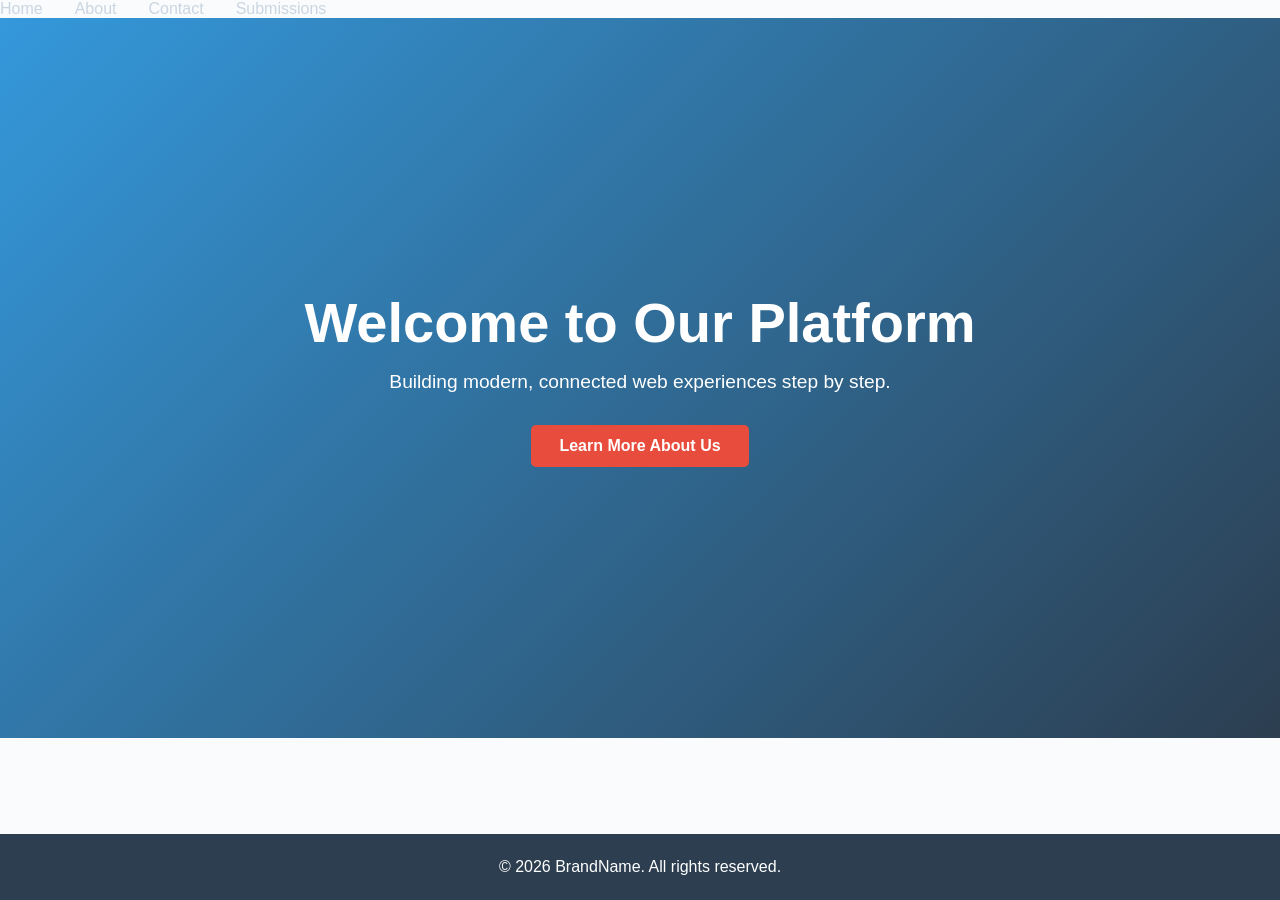
<file: Task 3/index.html>
<!DOCTYPE html>
<html lang="en">
<head>
    <meta charset="UTF-8">
    <meta name="viewport" content="width=device-width, initial-scale=1.0">
    <title>Home | My Multi-Page Site</title>
    <link rel="stylesheet" href="style.css">
</head>
<body>
    <!-- Shared Navigation -->
    <!-- Update your nav-links in all HTML files to look like this -->
    <ul class="nav-links">
        <li><a href="index.html">Home</a></li>
        <li><a href="about.html">About</a></li>
        <li><a href="contact.html">Contact</a></li>
        <li><a href="submissions.html">Submissions</a></li>
    </ul>

    <!-- Hero Section -->
    <header class="hero">
        <div class="hero-content">
            <h1>Welcome to Our Platform</h1>
            <p>Building modern, connected web experiences step by step.</p>
            <a href="about.html" class="btn">Learn More About Us</a>
        </div>
    </header>

    <footer class="footer">
        <p>&copy; 2026 BrandName. All rights reserved.</p>
    </footer>
</body>
</html>
</file>
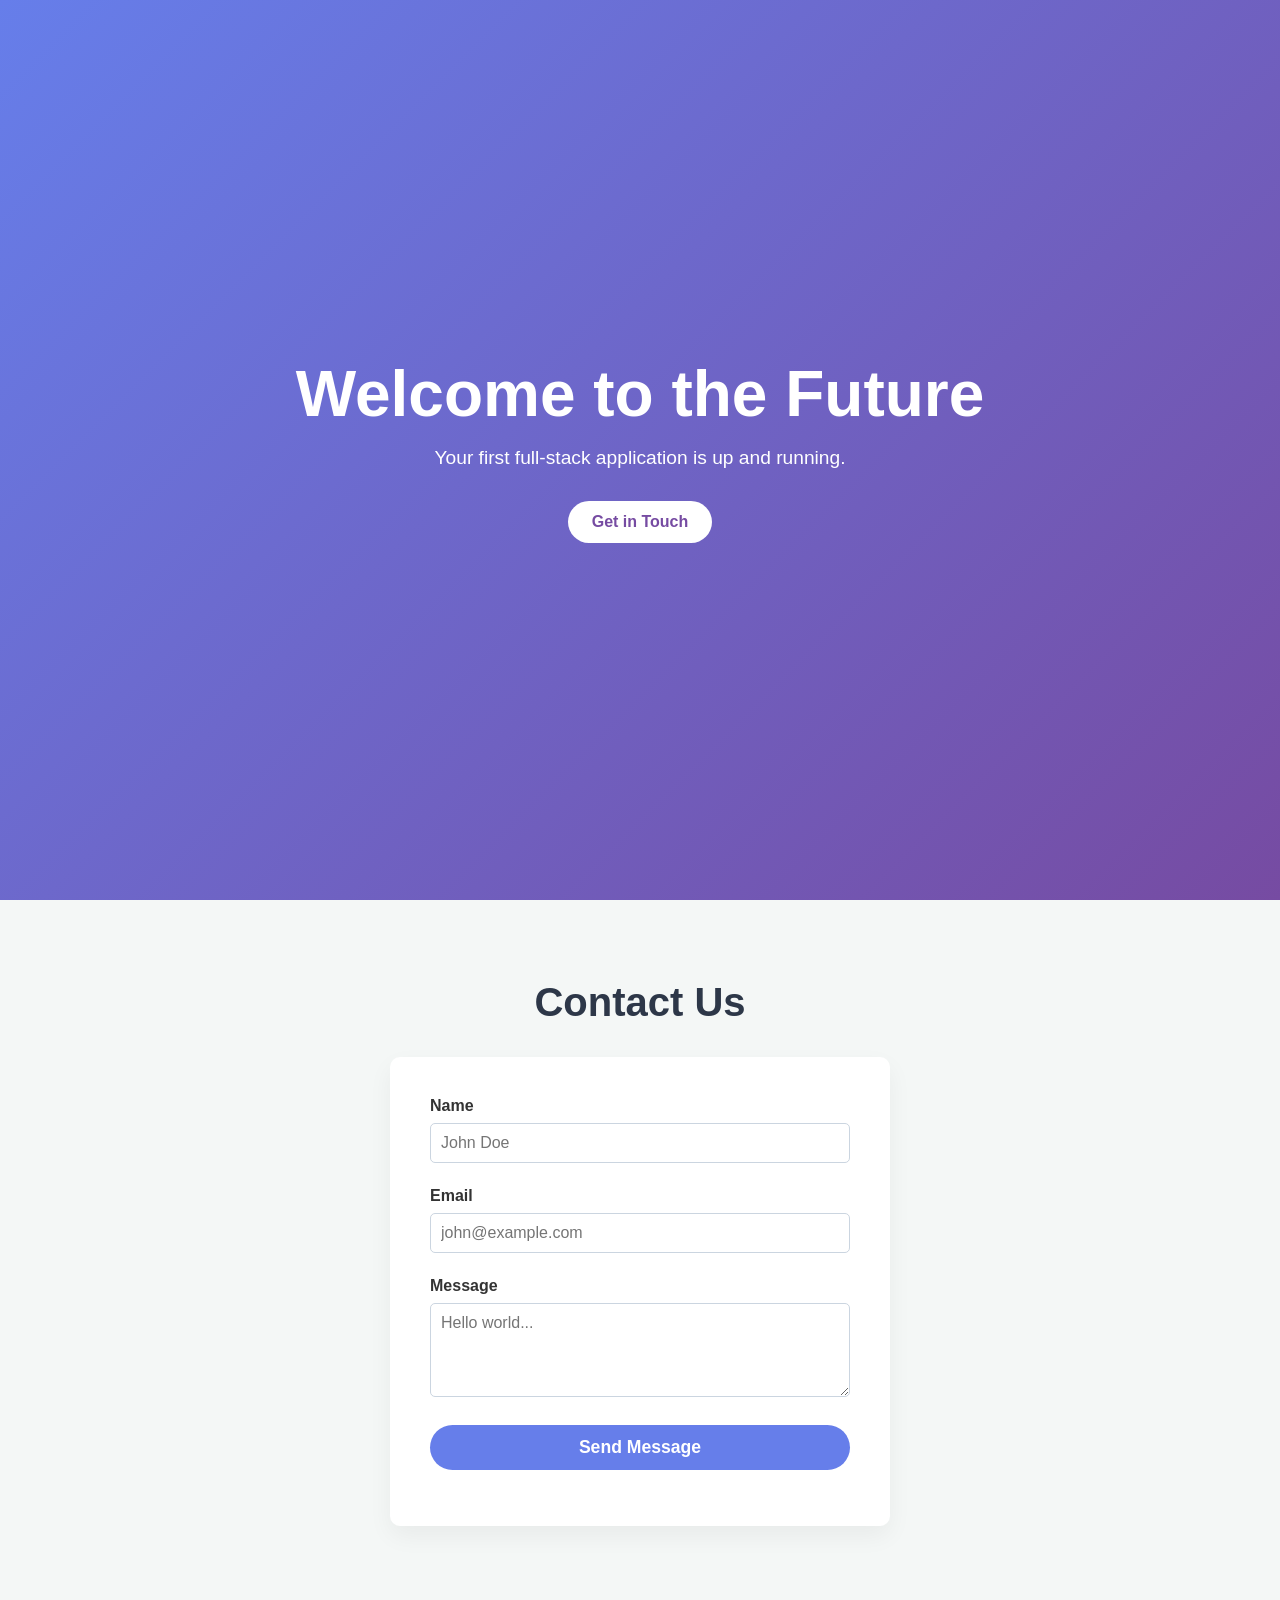
<file: Task 1/Frontend/index.html>
<!DOCTYPE html>
<html lang="en">
<head>
    <meta charset="UTF-8">
    <meta name="viewport" content="width=device-width, initial-scale=1.0">
    <title>Modern Full-Stack Landing Page</title>
    <link rel="stylesheet" href="style.css">
</head>
<body>
    <header class="hero">
        <div class="hero-content">
            <h1>Welcome to the Future</h1>
            <p>Your first full-stack application is up and running.</p>
            <a href="#contact" class="btn">Get in Touch</a>
        </div>
    </header>

    <section id="contact" class="contact-section">
        <h2>Contact Us</h2>
        <div class="form-container">
            <form id="contactForm">
                <div class="form-group">
                    <label for="name">Name</label>
                    <input type="text" id="name" name="name" required placeholder="John Doe">
                </div>
                
                <div class="form-group">
                    <label for="email">Email</label>
                    <input type="email" id="email" name="email" required placeholder="john@example.com">
                </div>
                
                <div class="form-group">
                    <label for="message">Message</label>
                    <textarea id="message" name="message" rows="4" required placeholder="Hello world..."></textarea>
                </div>
                
                <button type="submit" class="btn submit-btn">Send Message</button>
            </form>
            <div id="statusMessage"></div>
        </div>
    </section>

    <script src="script.js"></script>
</body>
</html>
</file>
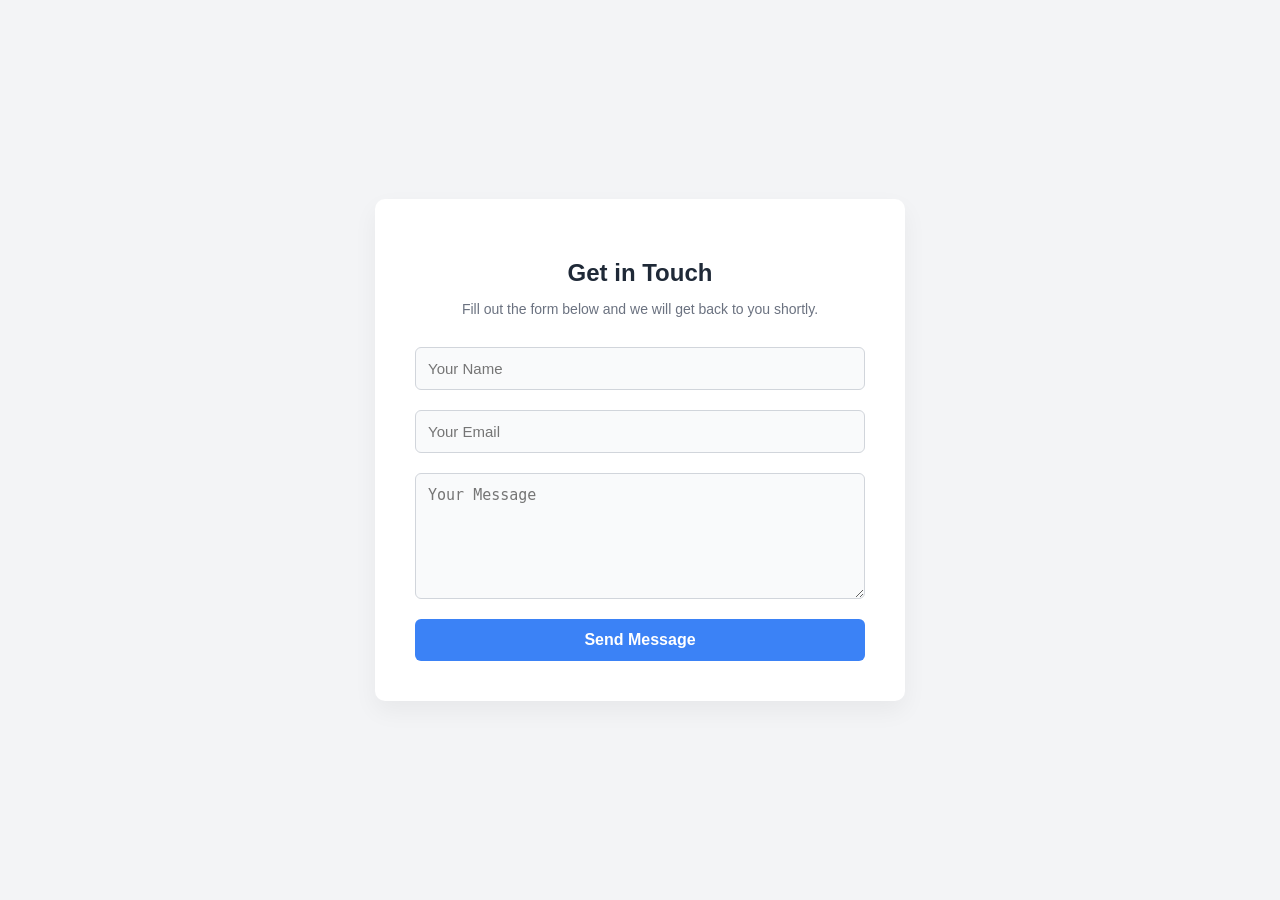
<file: internship-task/target/classes/static/index.html>
<!DOCTYPE html>
<html lang="en">
<head>
    <meta charset="UTF-8">
    <meta name="viewport" content="width=device-width, initial-scale=1.0">
    <title>Maincrafts - Task 1</title>
    <style>
        body {
            font-family: 'Segoe UI', Tahoma, Geneva, Verdana, sans-serif;
            background-color: #f3f4f6;
            margin: 0;
            padding: 0;
            display: flex;
            justify-content: center;
            align-items: center;
            height: 100vh;
        }
        .landing-container {
            background-color: #ffffff;
            padding: 40px;
            border-radius: 10px;
            box-shadow: 0 10px 25px rgba(0,0,0,0.05);
            width: 100%;
            max-width: 450px;
        }
        .landing-container h2 {
            text-align: center;
            color: #1f2937;
            margin-bottom: 10px;
        }
        .landing-container p {
            text-align: center;
            color: #6b7280;
            margin-bottom: 30px;
            font-size: 14px;
        }
        form {
            display: flex;
            flex-direction: column;
        }
        input, textarea {
            margin-bottom: 20px;
            padding: 12px;
            border: 1px solid #d1d5db;
            border-radius: 6px;
            font-size: 15px;
            background-color: #f9fafb;
        }
        input:focus, textarea:focus {
            outline: none;
            border-color: #3b82f6;
            background-color: #ffffff;
        }
        textarea {
            resize: vertical;
            min-height: 100px;
        }
        button {
            padding: 12px;
            background-color: #3b82f6;
            color: white;
            border: none;
            border-radius: 6px;
            font-size: 16px;
            font-weight: bold;
            cursor: pointer;
        }
        button:hover {
            background-color: #2563eb;
        }
    </style>
</head>
<body>
    <div class="landing-container">
        <h2>Get in Touch</h2>
        <p>Fill out the form below and we will get back to you shortly.</p>
        <form action="/contact" method="post">
            <input type="text" name="name" placeholder="Your Name" required>
            <input type="email" name="email" placeholder="Your Email" required>
            <textarea name="message" placeholder="Your Message" required></textarea>
            <button type="submit">Send Message</button>
        </form>
    </div>
</body>
</html>
</file>
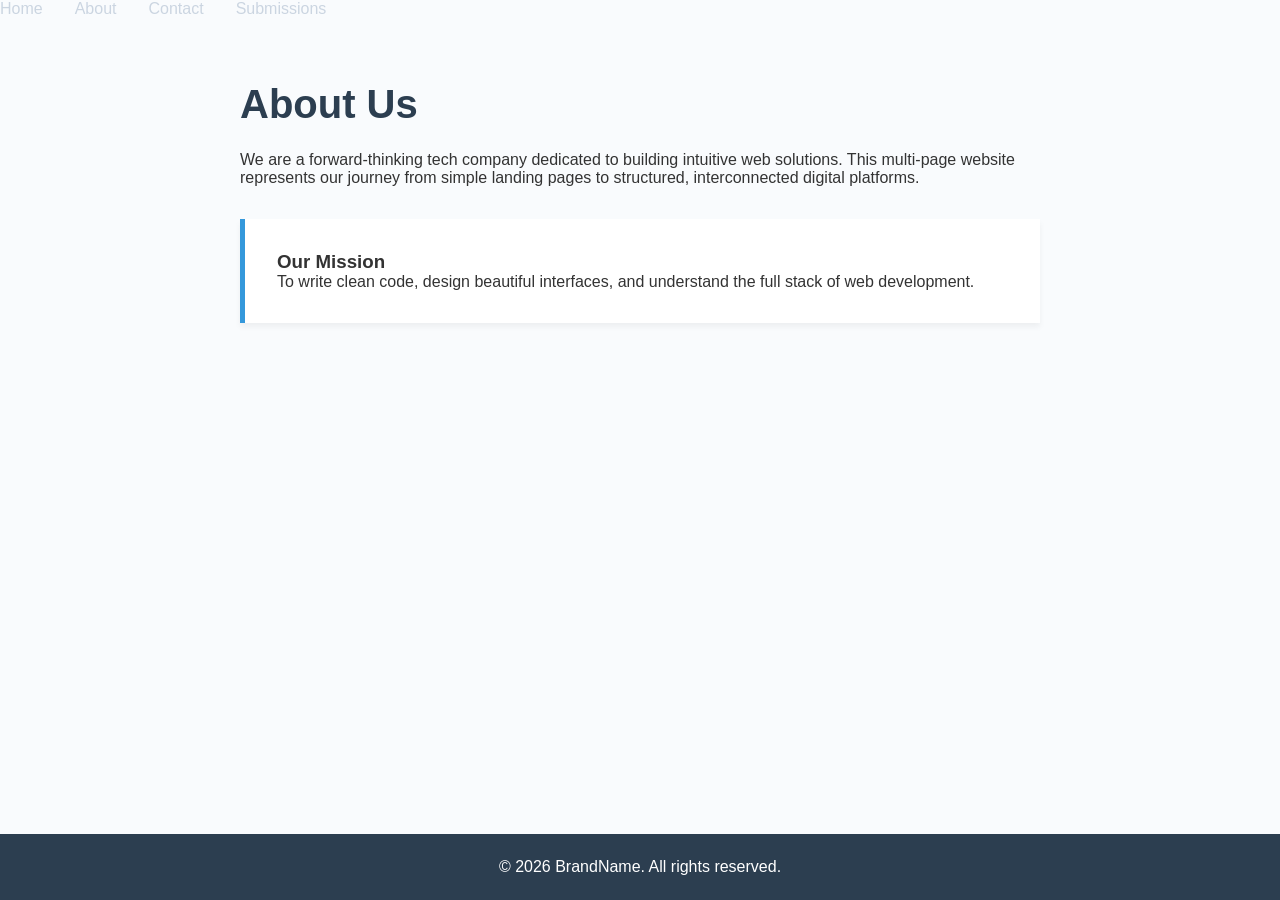
<file: Task 3/about.html>
<!DOCTYPE html>
<html lang="en">
<head>
    <meta charset="UTF-8">
    <meta name="viewport" content="width=device-width, initial-scale=1.0">
    <title>About | My Multi-Page Site</title>
    <link rel="stylesheet" href="style.css">
</head>
<body>
    <!-- Shared Navigation -->
    <!-- Update your nav-links in all HTML files to look like this -->
    <ul class="nav-links">
        <li><a href="index.html">Home</a></li>
        <li><a href="about.html">About</a></li>
        <li><a href="contact.html">Contact</a></li>
        <li><a href="submissions.html">Submissions</a></li>
    </ul>

    <!-- About Content -->
    <section class="content-section">
        <div class="container">
            <h2>About Us</h2>
            <p>We are a forward-thinking tech company dedicated to building intuitive web solutions. This multi-page website represents our journey from simple landing pages to structured, interconnected digital platforms.</p>
            
            <div class="mission-box">
                <h3>Our Mission</h3>
                <p>To write clean code, design beautiful interfaces, and understand the full stack of web development.</p>
            </div>
        </div>
    </section>

    <footer class="footer">
        <p>&copy; 2026 BrandName. All rights reserved.</p>
    </footer>
</body>
</html>
</file>
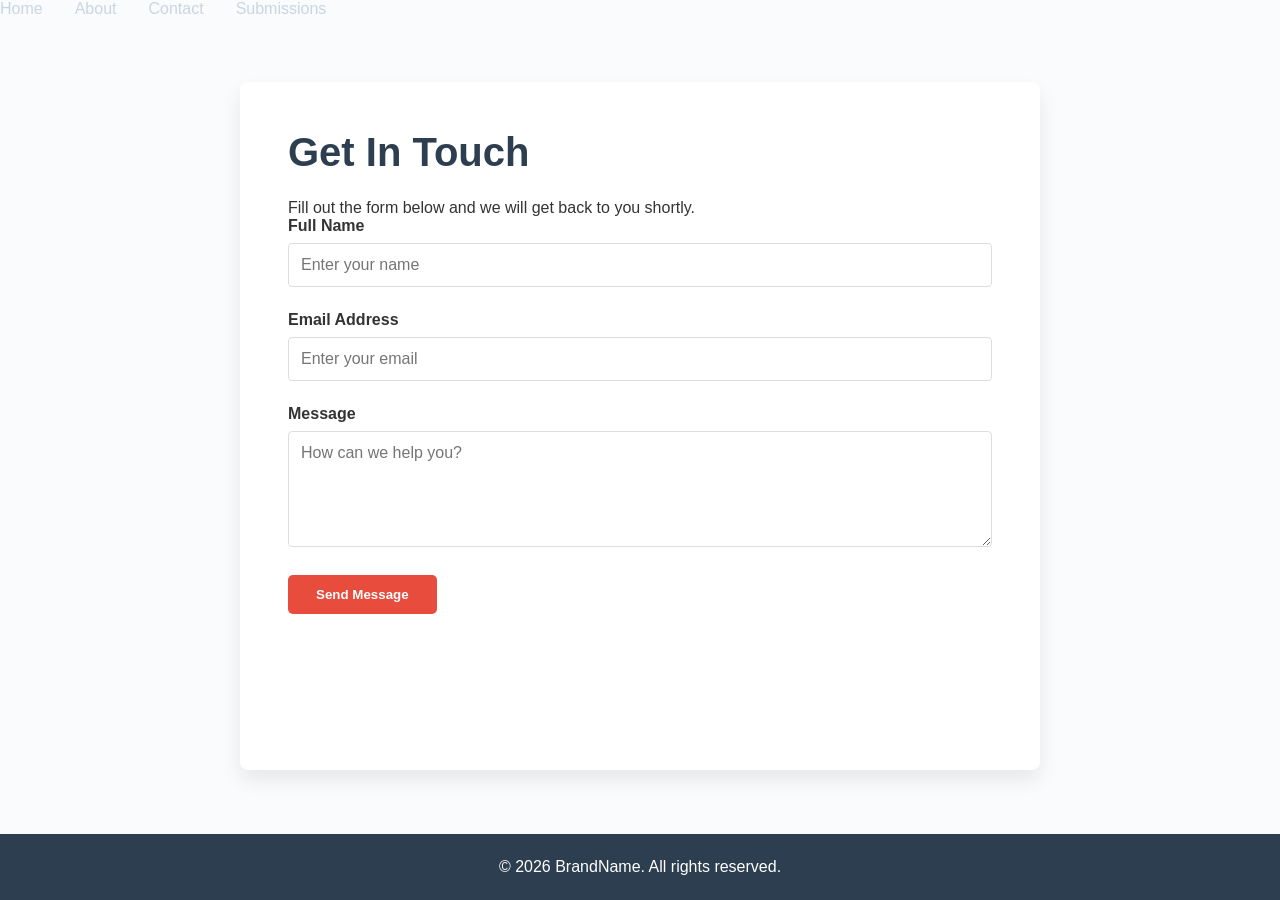
<file: Task 3/contact.html>
<!DOCTYPE html>
<html lang="en">
<head>
    <meta charset="UTF-8">
    <meta name="viewport" content="width=device-width, initial-scale=1.0">
    <title>Contact | My Multi-Page Site</title>
    <link rel="stylesheet" href="style.css">
</head>
<body>
    <!-- Shared Navigation -->
    <!-- Update your nav-links in all HTML files to look like this -->
    <ul class="nav-links">
        <li><a href="index.html">Home</a></li>
        <li><a href="about.html">About</a></li>
        <li><a href="contact.html">Contact</a></li>
        <li><a href="submissions.html">Submissions</a></li>
    </ul>

    <!-- Contact Form Section -->
    <section class="content-section">
        <div class="container form-container">
            <h2>Get In Touch</h2>
            <p>Fill out the form below and we will get back to you shortly.</p>
            
            <!-- Notice we don't have an action="" attribute yet, JS will handle it -->
            <form id="contactForm">
                <div class="form-group">
                    <label for="name">Full Name</label>
                    <input type="text" id="name" placeholder="Enter your name">
                    <small class="error-msg" id="nameError"></small>
                </div>

                <div class="form-group">
                    <label for="email">Email Address</label>
                    <input type="text" id="email" placeholder="Enter your email">
                    <small class="error-msg" id="emailError"></small>
                </div>

                <div class="form-group">
                    <label for="message">Message</label>
                    <textarea id="message" rows="5" placeholder="How can we help you?"></textarea>
                    <small class="error-msg" id="messageError"></small>
                </div>

                <button type="submit" class="btn">Send Message</button>
                <div id="successMessage" class="success-msg"></div>
            </form>
        </div>
    </section>

    <footer class="footer">
        <p>&copy; 2026 BrandName. All rights reserved.</p>
    </footer>

    <!-- Link the JavaScript file ONLY where it's needed (or put it on all pages, it's built to be safe) -->
    <script src="script.js"></script>
</body>
</html>
</file>
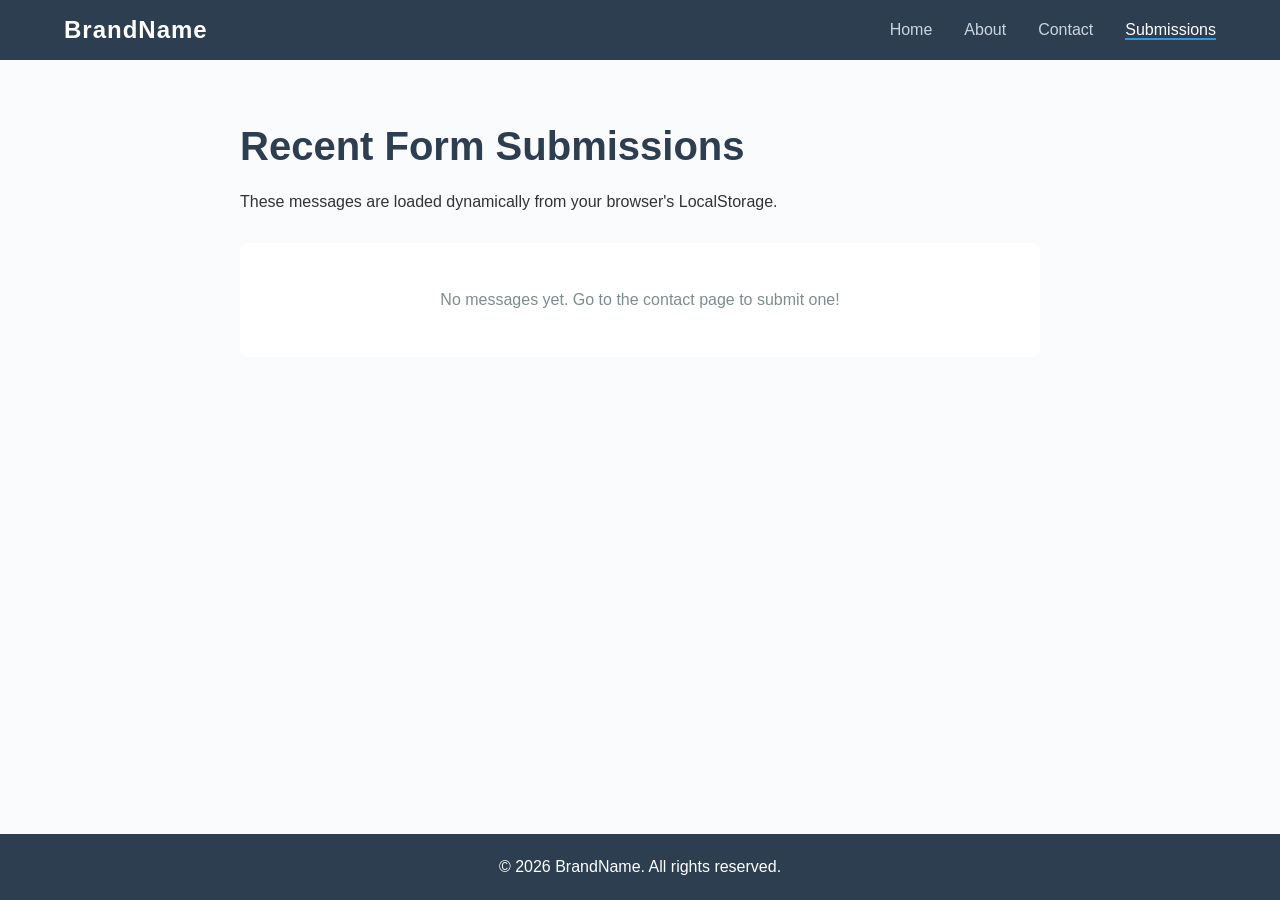
<file: Task 3/submissions.html>
<!DOCTYPE html>
<html lang="en">
<head>
    <meta charset="UTF-8">
    <meta name="viewport" content="width=device-width, initial-scale=1.0">
    <title>Submissions | My Multi-Page Site</title>
    <link rel="stylesheet" href="style.css">
</head>
<body>
    <!-- Shared Navigation -->
    <nav class="navbar">
        <div class="logo">BrandName</div>
        <ul class="nav-links">
            <li><a href="index.html">Home</a></li>
            <li><a href="about.html">About</a></li>
            <li><a href="contact.html">Contact</a></li>
            <li><a href="submissions.html" class="active">Submissions</a></li>
        </ul>
    </nav>

    <!-- Submissions Content -->
    <section class="content-section">
        <div class="container">
            <h2>Recent Form Submissions</h2>
            <p>These messages are loaded dynamically from your browser's LocalStorage.</p>
            
            <!-- JavaScript will inject the data here -->
            <div id="submissionsList" class="submissions-grid">
                <!-- Cards will appear here -->
            </div>
            
            <button id="clearDataBtn" class="btn" style="margin-top: 2rem; background-color: #e74c3c;">Clear All Data</button>
        </div>
    </section>

    <footer class="footer">
        <p>&copy; 2026 BrandName. All rights reserved.</p>
    </footer>

    <script src="script.js"></script>
</body>
</html>
</file>
<file: Task 3/style.css>
/* Shared Global Styles */
* {
    margin: 0;
    padding: 0;
    box-sizing: border-box;
    font-family: 'Segoe UI', Tahoma, Geneva, Verdana, sans-serif;
}

body {
    background-color: #f9fbfd;
    color: #333;
    display: flex;
    flex-direction: column;
    min-height: 100vh; /* Keeps footer at bottom */
}

/* Navigation */
.navbar {
    display: flex;
    justify-content: space-between;
    align-items: center;
    background-color: #2c3e50;
    padding: 1rem 5%;
    color: white;
}

.navbar .logo {
    font-size: 1.5rem;
    font-weight: bold;
    letter-spacing: 1px;
}

.nav-links {
    list-style: none;
    display: flex;
    gap: 2rem;
}

.nav-links a {
    color: #cbd5e1;
    text-decoration: none;
    font-weight: 500;
    transition: color 0.3s;
}

.nav-links a:hover, .nav-links a.active {
    color: #fff;
    border-bottom: 2px solid #3498db;
}

/* Hero Section (Home) */
.hero {
    height: 80vh;
    background: linear-gradient(135deg, #3498db 0%, #2c3e50 100%);
    display: flex;
    align-items: center;
    justify-content: center;
    text-align: center;
    color: white;
}

.hero h1 { font-size: 3.5rem; margin-bottom: 1rem; }
.hero p { font-size: 1.2rem; margin-bottom: 2rem; }

.btn {
    display: inline-block;
    padding: 12px 28px;
    background-color: #e74c3c;
    color: white;
    text-decoration: none;
    border-radius: 5px;
    border: none;
    font-weight: bold;
    cursor: pointer;
    transition: background 0.3s;
}

.btn:hover { background-color: #c0392b; }

/* Content Sections (About & Contact) */
.content-section {
    flex: 1; /* Pushes footer down */
    padding: 4rem 5%;
    display: flex;
    justify-content: center;
}

.container {
    max-width: 800px;
    width: 100%;
}

.container h2 {
    font-size: 2.5rem;
    margin-bottom: 1.5rem;
    color: #2c3e50;
}

.mission-box {
    background: white;
    padding: 2rem;
    margin-top: 2rem;
    border-left: 5px solid #3498db;
    box-shadow: 0 4px 6px rgba(0,0,0,0.05);
}

/* Form Styles */
.form-container {
    background: white;
    padding: 3rem;
    border-radius: 8px;
    box-shadow: 0 10px 20px rgba(0,0,0,0.08);
}

.form-group {
    margin-bottom: 1.5rem;
}

.form-group label {
    display: block;
    margin-bottom: 0.5rem;
    font-weight: 600;
}

.form-group input, .form-group textarea {
    width: 100%;
    padding: 12px;
    border: 1px solid #ddd;
    border-radius: 4px;
    font-size: 1rem;
}

.form-group input:focus, .form-group textarea:focus {
    outline: none;
    border-color: #3498db;
}

/* Validation Message Styles */
.error-msg {
    color: #e74c3c;
    font-size: 0.85rem;
    display: block;
    margin-top: 5px;
}

.success-msg {
    color: #27ae60;
    font-weight: bold;
    margin-top: 15px;
    text-align: center;
}

/* Footer */
.footer {
    background-color: #2c3e50;
    color: white;
    text-align: center;
    padding: 1.5rem;
    margin-top: auto;
}
/* Submissions Grid */
.submissions-grid {
    display: grid;
    grid-template-columns: repeat(auto-fill, minmax(300px, 1fr));
    gap: 1.5rem;
    margin-top: 2rem;
}

.submission-card {
    background: white;
    padding: 1.5rem;
    border-radius: 8px;
    border-left: 5px solid #27ae60;
    box-shadow: 0 4px 10px rgba(0,0,0,0.05);
}

.submission-card h4 {
    color: #2c3e50;
    margin-bottom: 0.5rem;
    font-size: 1.1rem;
}

.submission-card p {
    color: #555;
    margin-bottom: 1rem;
    font-style: italic;
}

.submission-card small {
    color: #888;
    font-size: 0.85rem;
    display: block;
    text-align: right;
}

.empty-message {
    grid-column: 1 / -1;
    text-align: center;
    padding: 3rem;
    background: white;
    border-radius: 8px;
    color: #7f8c8d;
}
</file>
<file: Task 1/Frontend/style.css>
* {
    margin: 0;
    padding: 0;
    box-sizing: border-box;
    font-family: 'Segoe UI', Tahoma, Geneva, Verdana, sans-serif;
}

body {
    background-color: #f4f7f6;
    color: #333;
}

/* Hero Section */
.hero {
    height: 100vh;
    background: linear-gradient(135deg, #667eea 0%, #764ba2 100%);
    display: flex;
    align-items: center;
    justify-content: center;
    text-align: center;
    color: white;
}

.hero h1 {
    font-size: 4rem;
    margin-bottom: 1rem;
}

.hero p {
    font-size: 1.2rem;
    margin-bottom: 2rem;
}

.btn {
    display: inline-block;
    padding: 12px 24px;
    background-color: white;
    color: #764ba2;
    text-decoration: none;
    border-radius: 30px;
    font-weight: bold;
    transition: transform 0.2s, box-shadow 0.2s;
}

.btn:hover {
    transform: translateY(-2px);
    box-shadow: 0 4px 10px rgba(0,0,0,0.2);
}

/* Contact Section */
.contact-section {
    padding: 5rem 2rem;
    display: flex;
    flex-direction: column;
    align-items: center;
}

.contact-section h2 {
    font-size: 2.5rem;
    margin-bottom: 2rem;
    color: #2d3748;
}

.form-container {
    background: white;
    padding: 2.5rem;
    border-radius: 10px;
    box-shadow: 0 10px 25px rgba(0,0,0,0.05);
    width: 100%;
    max-width: 500px;
}

.form-group {
    margin-bottom: 1.5rem;
}

.form-group label {
    display: block;
    margin-bottom: 0.5rem;
    font-weight: 600;
}

.form-group input, .form-group textarea {
    width: 100%;
    padding: 10px;
    border: 1px solid #cbd5e0;
    border-radius: 5px;
    font-size: 1rem;
}

.submit-btn {
    width: 100%;
    background: #667eea;
    color: white;
    border: none;
    cursor: pointer;
    font-size: 1.1rem;
}

.submit-btn:hover {
    background: #5a67d8;
}

#statusMessage {
    margin-top: 1rem;
    text-align: center;
    font-weight: bold;
}
</file>
